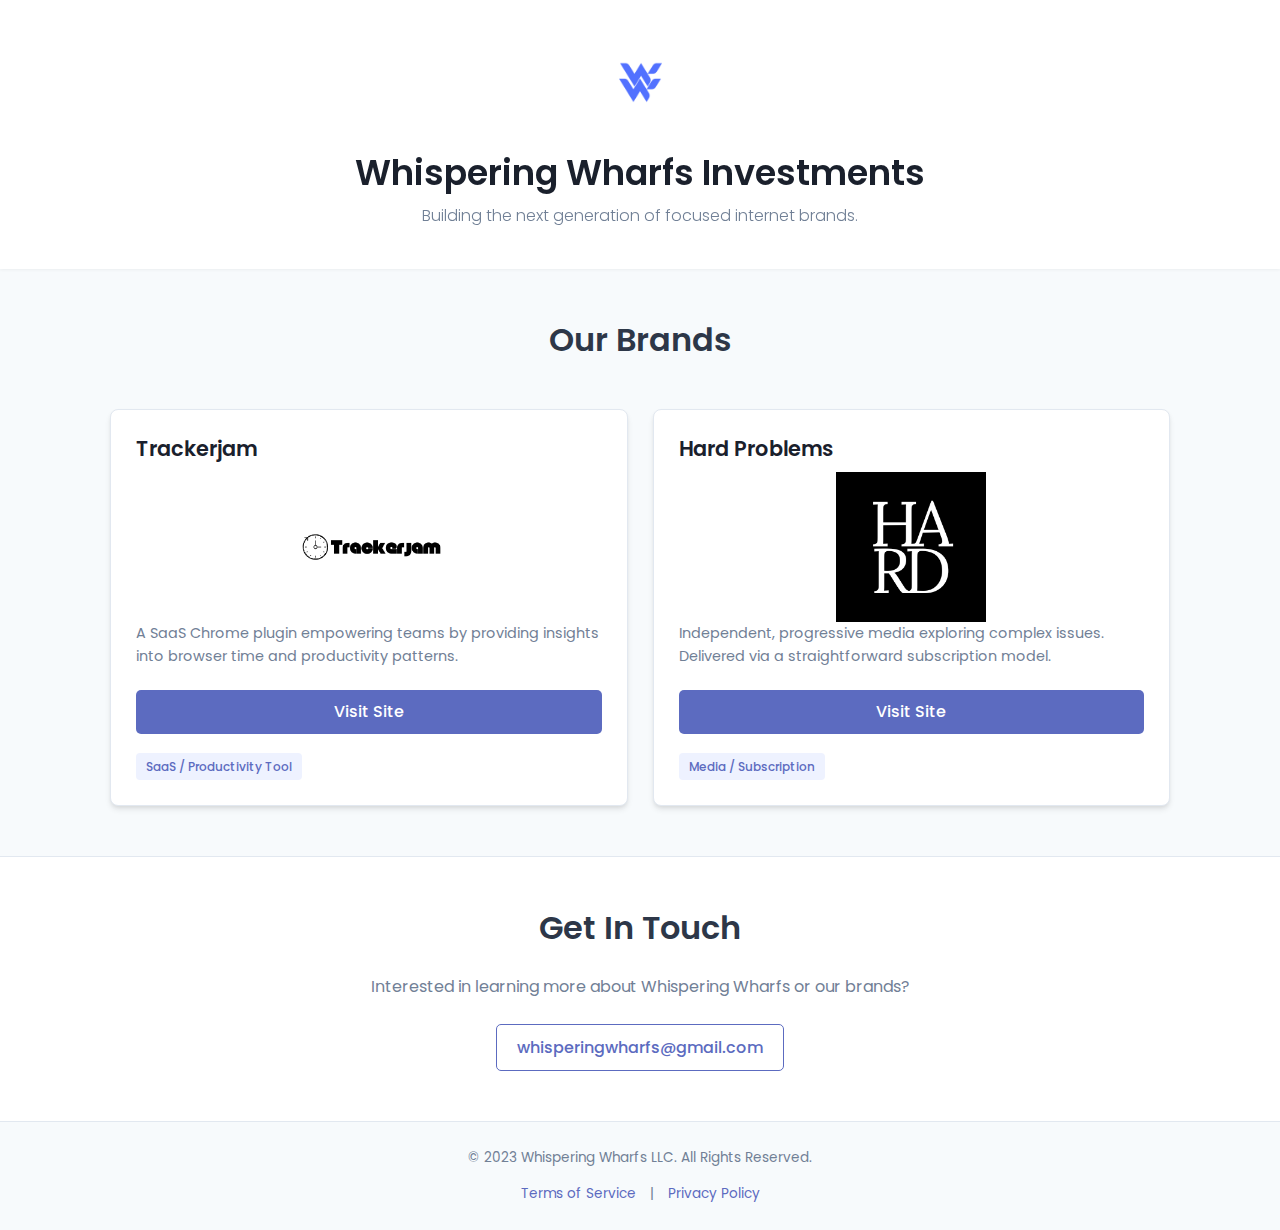
<file: index.html>
<!DOCTYPE html>
<html lang="en">
<head>
    <meta charset="UTF-8">
    <meta name="viewport" content="width=device-width, initial-scale=1.0">
    <title>Whispering Wharfs Investments - Building Internet Brands</title>
    <link rel="stylesheet" href="style.css">
    <link rel="preconnect" href="https://fonts.googleapis.com">
    <link rel="preconnect" href="https://fonts.gstatic.com" crossorigin>
    <link href="https://fonts.googleapis.com/css2?family=Poppins:wght@300;400;600&display=swap" rel="stylesheet">
</head>
<body>

    <header class="header">
        <div class="container">
            <img src="images/logo.png" alt="Whispering Wharfs Logo" class="logo">
            <h1>Whispering Wharfs Investments</h1>
            <p class="tagline">Building the next generation of focused internet brands.</p>
        </div>
    </header>

    <main class="main-content">
        <section id="portfolio" class="portfolio-section">
            <div class="container">
                <h2>Our Brands</h2>
                <div class="brand-grid">

                    <article class="brand-card">
                        <h3>Trackerjam</h3>
                        <img src="images/trackerjam.png" alt="Trackerjam Logo" class="logo_trackerjam">
                        <p>A SaaS Chrome plugin empowering teams by providing insights into browser time and productivity patterns.</p>
                        <a href="https://www.trackerjam.com" class="brand-link" aria-label="Visit Trackerjam">Visit Site</a>
                        <span class="brand-type">SaaS / Productivity Tool</span>
                    </article>

                    <article class="brand-card">
                        <h3>Hard Problems</h3>
                        <img src="images/hard.png" alt="Hard Problems Logo" class="logo_hard">
                        <p>Independent, progressive media exploring complex issues. Delivered via a straightforward subscription model.</p>
                        <a href="https://www.hard-problems.com" class="brand-link" aria-label="Visit Hard Problems (Coming Soon)">Visit Site</a>
                         <span class="brand-type">Media / Subscription</span>
                    </article>

                </div>
            </div>
        </section>

         <section id="contact" class="contact-section">
            <div class="container">
                 <h2>Get In Touch</h2>
                 <p>Interested in learning more about Whispering Wharfs or our brands?</p>
                 <a href="mailto:whisperingwharfs@gmail.com" class="contact-link">whisperingwharfs@gmail.com</a>
                 <!-- Replace with a real email address -->
            </div>
        </section>
    </main>

    <footer class="footer">
        <div class="container">
            <p>© 2023 Whispering Wharfs LLC. All Rights Reserved.</p>
            <div class="footer-links" style="margin-top: 10px;"> <!-- Added a div for links -->
                <a href="tos.html" style="margin: 0 10px;">Terms of Service</a>
                <span style="color: var(--text-color-secondary);">|</span> <!-- Optional separator -->
                <a href="privacy.html" style="margin: 0 10px;">Privacy Policy</a>
            </div>
        </div>
    </footer>

    <!-- Optional: Add script.js if you need interactivity later -->
    <!-- <script src="script.js"></script> -->

</body>
</html>

    <!-- Optional: Add script.js if you need interactivity later -->
    <!-- <script src="script.js"></script> -->

</body>
</html>
</file>
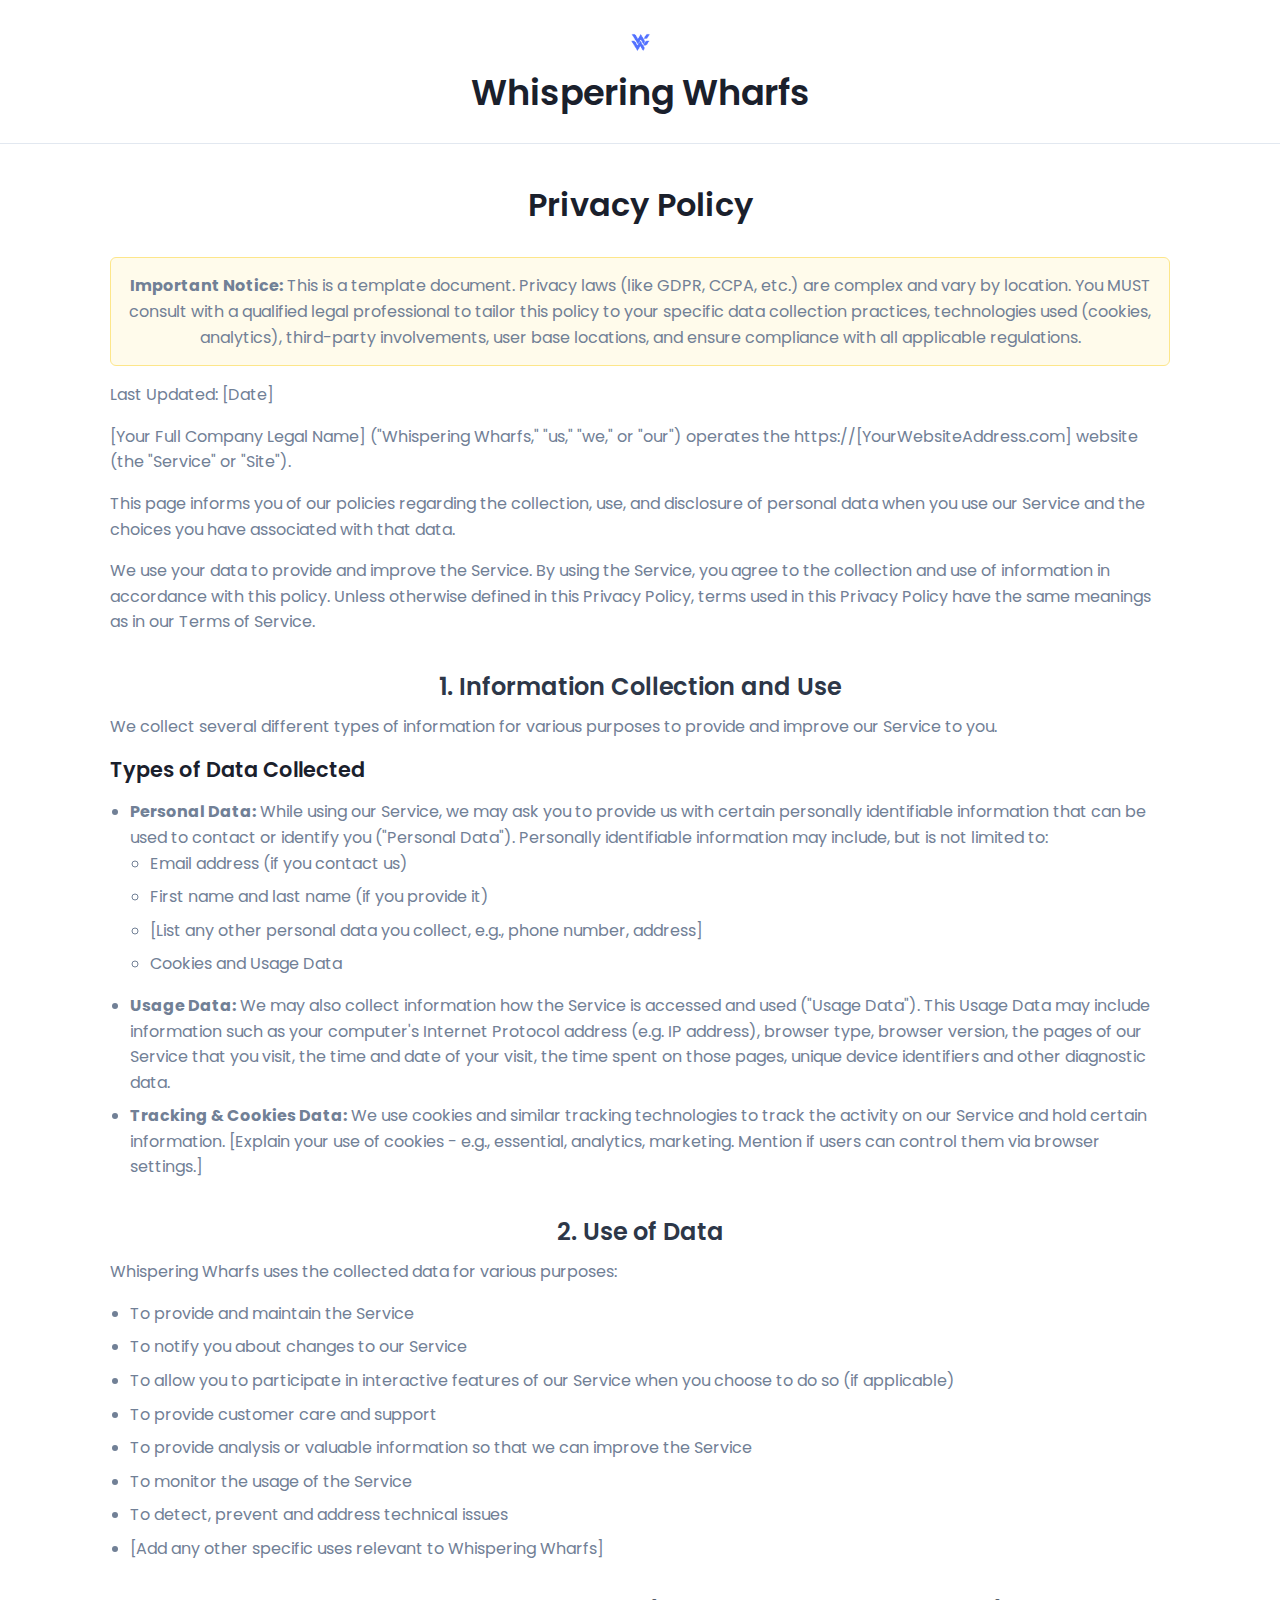
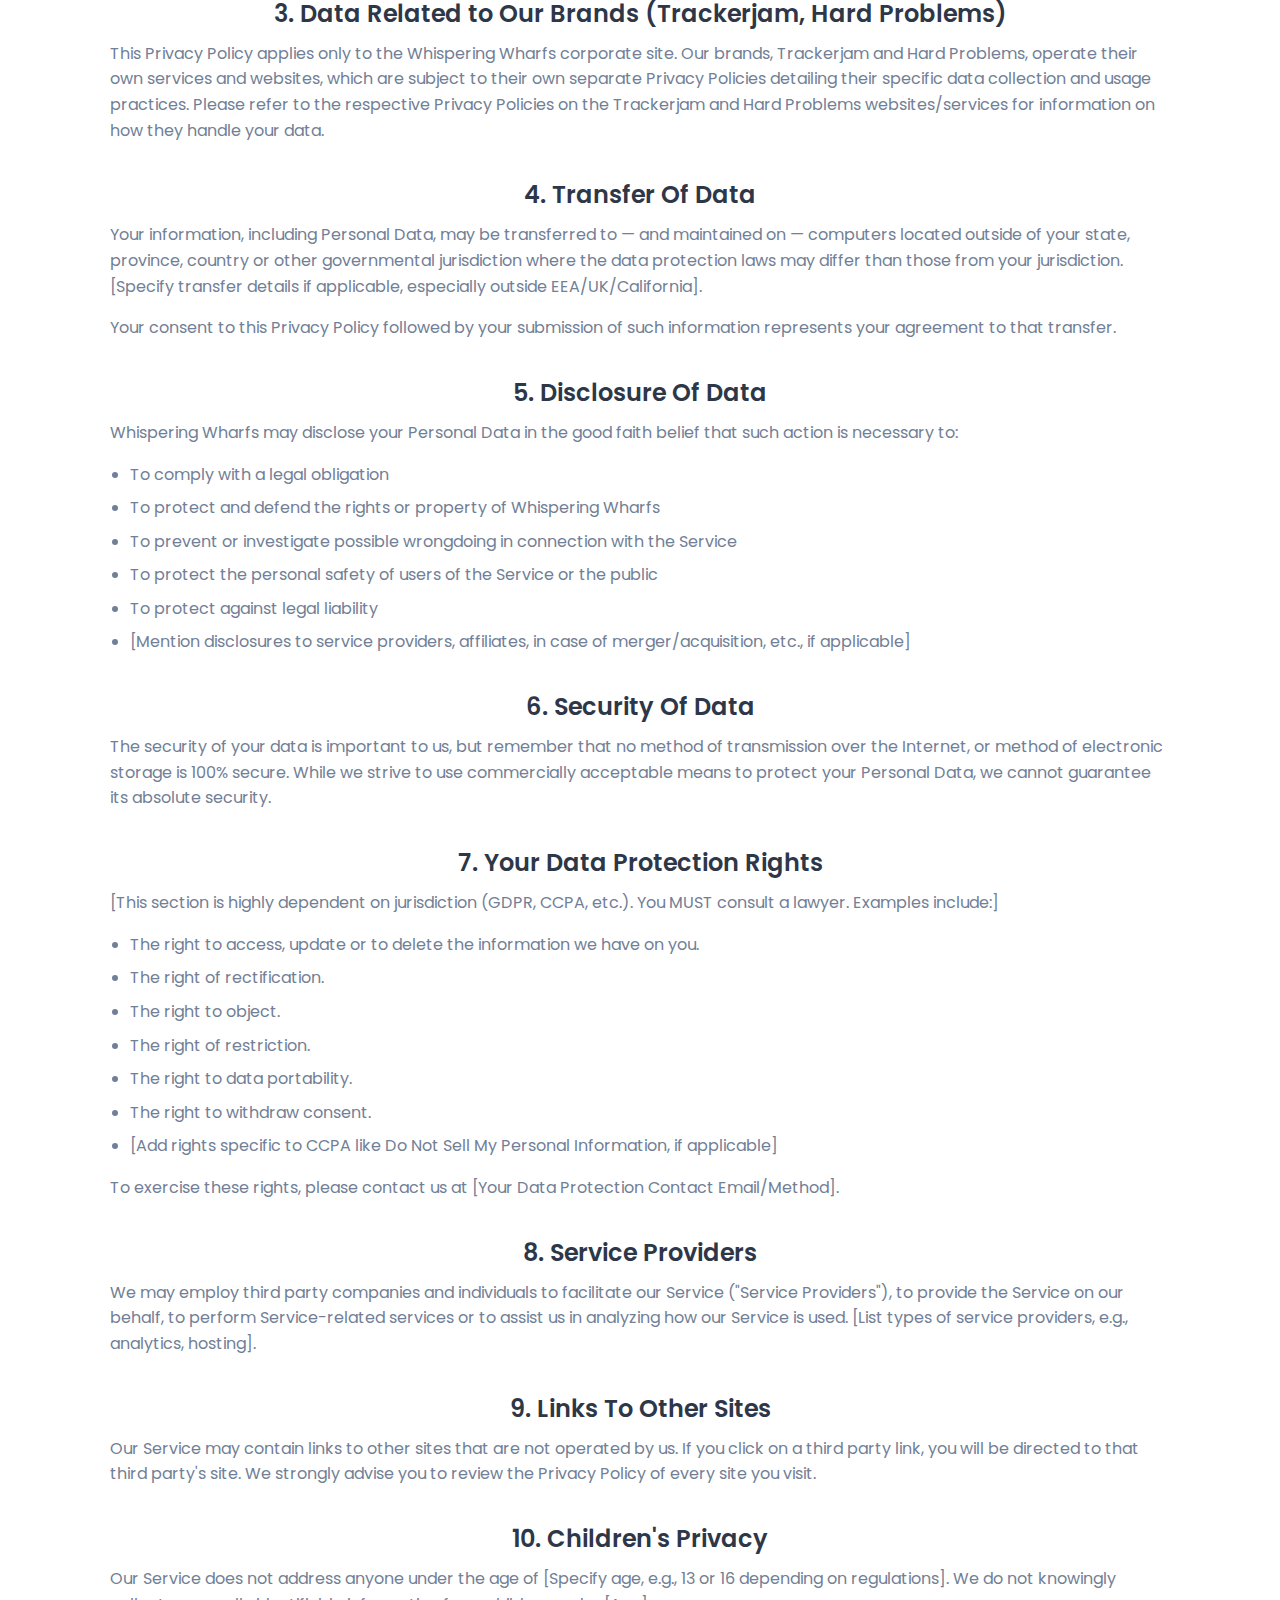
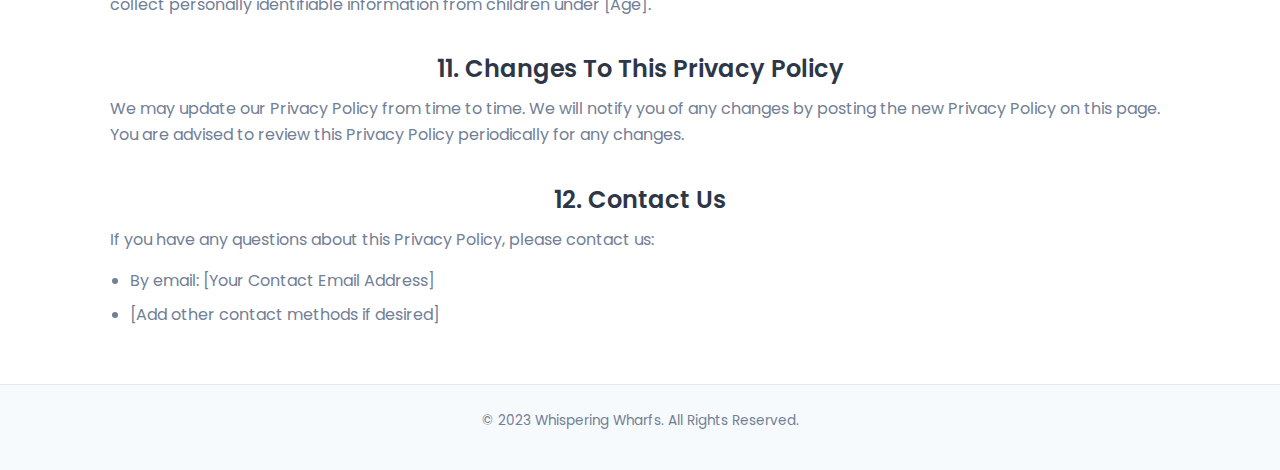
<file: privacy.html>
<!DOCTYPE html>
<html lang="en">
<head>
    <meta charset="UTF-8">
    <meta name="viewport" content="width=device-width, initial-scale=1.0">
    <title>Privacy Policy - Whispering Wharfs</title>
    <link rel="stylesheet" href="style.css">
    <link rel="preconnect" href="https://fonts.googleapis.com">
    <link rel="preconnect" href="https://fonts.gstatic.com" crossorigin>
    <link href="https://fonts.googleapis.com/css2?family=Poppins:wght@300;400;600&display=swap" rel="stylesheet">
     <style>
        /* Reuse styles from TOS */
        .legal-content { padding: 40px 0; }
        .legal-content h1 { margin-bottom: 1em; text-align: center;}
        .legal-content h2 { margin-top: 1.5em; margin-bottom: 0.5em; font-size: 1.5rem;}
        .legal-content p, .legal-content ul { margin-bottom: 1em; color: var(--text-color-secondary); }
        .legal-content li { margin-bottom: 0.5em; margin-left: 20px;}
         .warning {
            background-color: #fffbeb; /* Light yellow */
            color: #92400e; /* Dark yellow/brown */
            padding: 15px;
            border: 1px solid #fde68a; /* Yellow border */
            border-radius: 6px;
            margin-bottom: 2em;
            text-align: center;
        }
    </style>
</head>
<body>
     <!-- Simple Header -->
    <header class="header" style="position: static; box-shadow: none; border-bottom: 1px solid var(--border-color); padding: 20px 0;">
        <div class="container">
            <a href="index.html"> <!-- Link back to home -->
                <img src="images/logo.png" alt="Whispering Wharfs Logo" class="logo" style="height: 45px; margin-bottom: 5px;">
            </a>
            <h1>Whispering Wharfs</h1>
        </div>
    </header>

    <main class="legal-content">
        <div class="container">
            <h1>Privacy Policy</h1>

             <p class="warning">
                <strong>Important Notice:</strong> This is a template document. Privacy laws (like GDPR, CCPA, etc.) are complex and vary by location. You MUST consult with a qualified legal professional to tailor this policy to your specific data collection practices, technologies used (cookies, analytics), third-party involvements, user base locations, and ensure compliance with all applicable regulations.
            </p>

            <p>Last Updated: [Date]</p>

            <p>[Your Full Company Legal Name] ("Whispering Wharfs," "us," "we," or "our") operates the https://[YourWebsiteAddress.com] website (the "Service" or "Site").</p>

            <p>This page informs you of our policies regarding the collection, use, and disclosure of personal data when you use our Service and the choices you have associated with that data.</p>

            <p>We use your data to provide and improve the Service. By using the Service, you agree to the collection and use of information in accordance with this policy. Unless otherwise defined in this Privacy Policy, terms used in this Privacy Policy have the same meanings as in our Terms of Service.</p>

            <h2>1. Information Collection and Use</h2>
            <p>We collect several different types of information for various purposes to provide and improve our Service to you.</p>
            <h3>Types of Data Collected</h3>
            <ul>
                <li><strong>Personal Data:</strong> While using our Service, we may ask you to provide us with certain personally identifiable information that can be used to contact or identify you ("Personal Data"). Personally identifiable information may include, but is not limited to:
                    <ul>
                        <li>Email address (if you contact us)</li>
                        <li>First name and last name (if you provide it)</li>
                        <li>[List any other personal data you collect, e.g., phone number, address]</li>
                        <li>Cookies and Usage Data</li>
                    </ul>
                </li>
                <li><strong>Usage Data:</strong> We may also collect information how the Service is accessed and used ("Usage Data"). This Usage Data may include information such as your computer's Internet Protocol address (e.g. IP address), browser type, browser version, the pages of our Service that you visit, the time and date of your visit, the time spent on those pages, unique device identifiers and other diagnostic data.</li>
                <li><strong>Tracking & Cookies Data:</strong> We use cookies and similar tracking technologies to track the activity on our Service and hold certain information. [Explain your use of cookies - e.g., essential, analytics, marketing. Mention if users can control them via browser settings.]</li>
            </ul>

            <h2>2. Use of Data</h2>
            <p>Whispering Wharfs uses the collected data for various purposes:</p>
            <ul>
                <li>To provide and maintain the Service</li>
                <li>To notify you about changes to our Service</li>
                <li>To allow you to participate in interactive features of our Service when you choose to do so (if applicable)</li>
                <li>To provide customer care and support</li>
                <li>To provide analysis or valuable information so that we can improve the Service</li>
                <li>To monitor the usage of the Service</li>
                <li>To detect, prevent and address technical issues</li>
                <li>[Add any other specific uses relevant to Whispering Wharfs]</li>
            </ul>

             <h2>3. Data Related to Our Brands (Trackerjam, Hard Problems)</h2>
            <p>This Privacy Policy applies only to the Whispering Wharfs corporate site. Our brands, Trackerjam and Hard Problems, operate their own services and websites, which are subject to their own separate Privacy Policies detailing their specific data collection and usage practices. Please refer to the respective Privacy Policies on the Trackerjam and Hard Problems websites/services for information on how they handle your data.</p>

            <h2>4. Transfer Of Data</h2>
            <p>Your information, including Personal Data, may be transferred to — and maintained on — computers located outside of your state, province, country or other governmental jurisdiction where the data protection laws may differ than those from your jurisdiction. [Specify transfer details if applicable, especially outside EEA/UK/California].</p>
            <p>Your consent to this Privacy Policy followed by your submission of such information represents your agreement to that transfer.</p>

            <h2>5. Disclosure Of Data</h2>
            <p>Whispering Wharfs may disclose your Personal Data in the good faith belief that such action is necessary to:</p>
            <ul>
                <li>To comply with a legal obligation</li>
                <li>To protect and defend the rights or property of Whispering Wharfs</li>
                <li>To prevent or investigate possible wrongdoing in connection with the Service</li>
                <li>To protect the personal safety of users of the Service or the public</li>
                <li>To protect against legal liability</li>
                <li>[Mention disclosures to service providers, affiliates, in case of merger/acquisition, etc., if applicable]</li>
            </ul>

            <h2>6. Security Of Data</h2>
            <p>The security of your data is important to us, but remember that no method of transmission over the Internet, or method of electronic storage is 100% secure. While we strive to use commercially acceptable means to protect your Personal Data, we cannot guarantee its absolute security.</p>

            <h2>7. Your Data Protection Rights</h2>
            <p>[This section is highly dependent on jurisdiction (GDPR, CCPA, etc.). You MUST consult a lawyer. Examples include:]</p>
            <ul>
                <li>The right to access, update or to delete the information we have on you.</li>
                <li>The right of rectification.</li>
                <li>The right to object.</li>
                <li>The right of restriction.</li>
                <li>The right to data portability.</li>
                <li>The right to withdraw consent.</li>
                <li>[Add rights specific to CCPA like Do Not Sell My Personal Information, if applicable]</li>
            </ul>
            <p>To exercise these rights, please contact us at [Your Data Protection Contact Email/Method].</p>

            <h2>8. Service Providers</h2>
            <p>We may employ third party companies and individuals to facilitate our Service ("Service Providers"), to provide the Service on our behalf, to perform Service-related services or to assist us in analyzing how our Service is used. [List types of service providers, e.g., analytics, hosting].</p>

            <h2>9. Links To Other Sites</h2>
            <p>Our Service may contain links to other sites that are not operated by us. If you click on a third party link, you will be directed to that third party's site. We strongly advise you to review the Privacy Policy of every site you visit.</p>

            <h2>10. Children's Privacy</h2>
            <p>Our Service does not address anyone under the age of [Specify age, e.g., 13 or 16 depending on regulations]. We do not knowingly collect personally identifiable information from children under [Age].</p>

            <h2>11. Changes To This Privacy Policy</h2>
            <p>We may update our Privacy Policy from time to time. We will notify you of any changes by posting the new Privacy Policy on this page. You are advised to review this Privacy Policy periodically for any changes.</p>

            <h2>12. Contact Us</h2>
            <p>If you have any questions about this Privacy Policy, please contact us:</p>
            <ul>
                <li>By email: [Your Contact Email Address]</li>
                <li>[Add other contact methods if desired]</li>
            </ul>

        </div>
    </main>

     <footer class="footer">
        <div class="container">
             <p>&copy; 2023 Whispering Wharfs. All Rights Reserved.</p>
        </div>
    </footer>

</body>
</html>
</file>
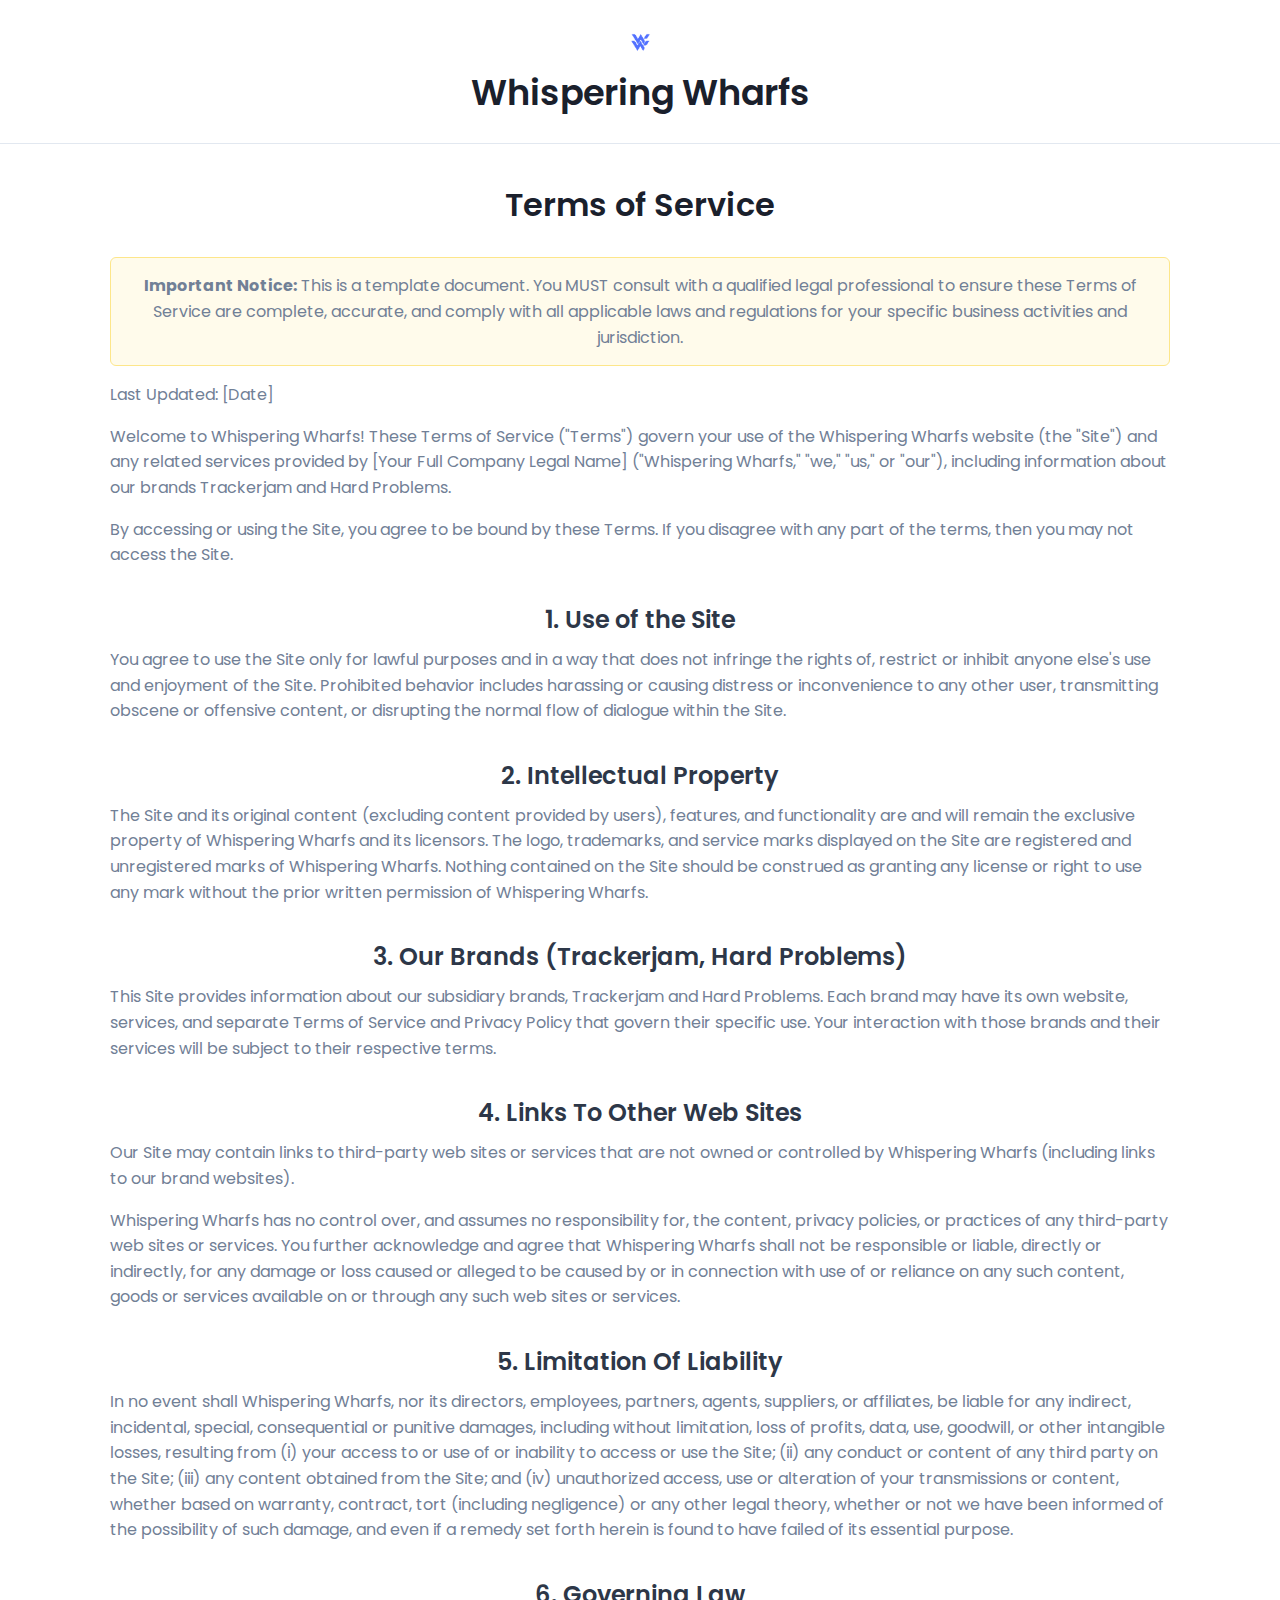
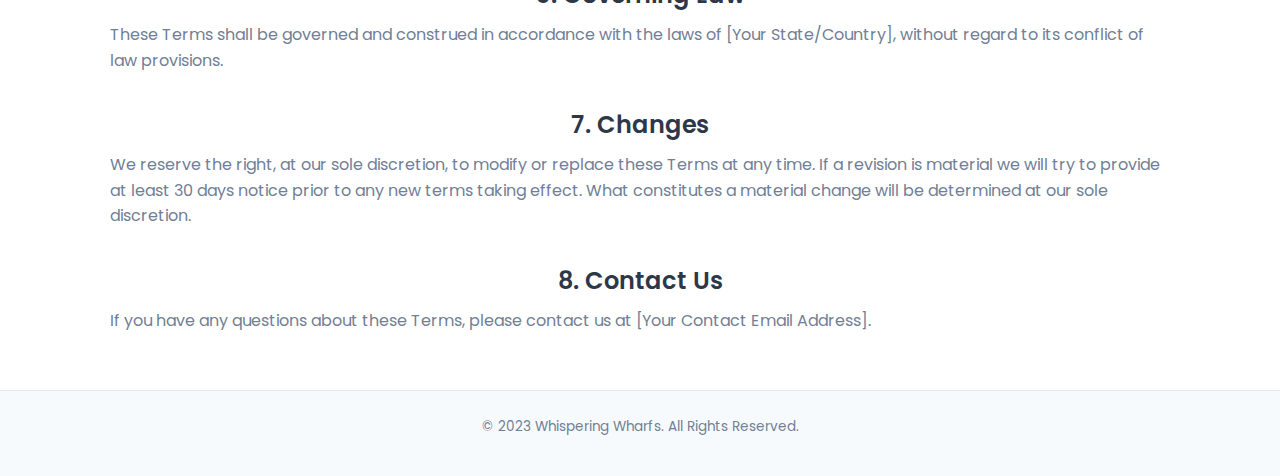
<file: tos.html>
<!DOCTYPE html>
<html lang="en">
<head>
    <meta charset="UTF-8">
    <meta name="viewport" content="width=device-width, initial-scale=1.0">
    <title>Terms of Service - Whispering Wharfs</title>
    <link rel="stylesheet" href="style.css">
    <link rel="preconnect" href="https://fonts.googleapis.com">
    <link rel="preconnect" href="https://fonts.gstatic.com" crossorigin>
    <link href="https://fonts.googleapis.com/css2?family=Poppins:wght@300;400;600&display=swap" rel="stylesheet">
    <style>
        /* Add specific styles for legal pages if needed */
        .legal-content { padding: 40px 0; }
        .legal-content h1 { margin-bottom: 1em; text-align: center;}
        .legal-content h2 { margin-top: 1.5em; margin-bottom: 0.5em; font-size: 1.5rem;}
        .legal-content p, .legal-content ul { margin-bottom: 1em; color: var(--text-color-secondary); }
        .legal-content li { margin-bottom: 0.5em; margin-left: 20px;}
        .warning {
            background-color: #fffbeb; /* Light yellow */
            color: #92400e; /* Dark yellow/brown */
            padding: 15px;
            border: 1px solid #fde68a; /* Yellow border */
            border-radius: 6px;
            margin-bottom: 2em;
            text-align: center;
        }
    </style>
</head>
<body>
    <!-- Simple Header -->
    <header class="header" style="position: static; box-shadow: none; border-bottom: 1px solid var(--border-color); padding: 20px 0;">
        <div class="container">
             <a href="index.html"> <!-- Link back to home -->
                <img src="images/logo.png" alt="Whispering Wharfs Logo" class="logo" style="height: 45px; margin-bottom: 5px;">
            </a>
            <h1>Whispering Wharfs</h1>
        </div>
    </header>

    <main class="legal-content">
        <div class="container">
            <h1>Terms of Service</h1>

            <p class="warning">
                <strong>Important Notice:</strong> This is a template document. You MUST consult with a qualified legal professional to ensure these Terms of Service are complete, accurate, and comply with all applicable laws and regulations for your specific business activities and jurisdiction.
            </p>

            <p>Last Updated: [Date]</p>

            <p>Welcome to Whispering Wharfs! These Terms of Service ("Terms") govern your use of the Whispering Wharfs website (the "Site") and any related services provided by [Your Full Company Legal Name] ("Whispering Wharfs," "we," "us," or "our"), including information about our brands Trackerjam and Hard Problems.</p>

            <p>By accessing or using the Site, you agree to be bound by these Terms. If you disagree with any part of the terms, then you may not access the Site.</p>

            <h2>1. Use of the Site</h2>
            <p>You agree to use the Site only for lawful purposes and in a way that does not infringe the rights of, restrict or inhibit anyone else's use and enjoyment of the Site. Prohibited behavior includes harassing or causing distress or inconvenience to any other user, transmitting obscene or offensive content, or disrupting the normal flow of dialogue within the Site.</p>

            <h2>2. Intellectual Property</h2>
            <p>The Site and its original content (excluding content provided by users), features, and functionality are and will remain the exclusive property of Whispering Wharfs and its licensors. The logo, trademarks, and service marks displayed on the Site are registered and unregistered marks of Whispering Wharfs. Nothing contained on the Site should be construed as granting any license or right to use any mark without the prior written permission of Whispering Wharfs.</p>

            <h2>3. Our Brands (Trackerjam, Hard Problems)</h2>
            <p>This Site provides information about our subsidiary brands, Trackerjam and Hard Problems. Each brand may have its own website, services, and separate Terms of Service and Privacy Policy that govern their specific use. Your interaction with those brands and their services will be subject to their respective terms.</p>

            <h2>4. Links To Other Web Sites</h2>
            <p>Our Site may contain links to third-party web sites or services that are not owned or controlled by Whispering Wharfs (including links to our brand websites).</p>
            <p>Whispering Wharfs has no control over, and assumes no responsibility for, the content, privacy policies, or practices of any third-party web sites or services. You further acknowledge and agree that Whispering Wharfs shall not be responsible or liable, directly or indirectly, for any damage or loss caused or alleged to be caused by or in connection with use of or reliance on any such content, goods or services available on or through any such web sites or services.</p>

            <h2>5. Limitation Of Liability</h2>
            <p>In no event shall Whispering Wharfs, nor its directors, employees, partners, agents, suppliers, or affiliates, be liable for any indirect, incidental, special, consequential or punitive damages, including without limitation, loss of profits, data, use, goodwill, or other intangible losses, resulting from (i) your access to or use of or inability to access or use the Site; (ii) any conduct or content of any third party on the Site; (iii) any content obtained from the Site; and (iv) unauthorized access, use or alteration of your transmissions or content, whether based on warranty, contract, tort (including negligence) or any other legal theory, whether or not we have been informed of the possibility of such damage, and even if a remedy set forth herein is found to have failed of its essential purpose.</p>

            <h2>6. Governing Law</h2>
            <p>These Terms shall be governed and construed in accordance with the laws of [Your State/Country], without regard to its conflict of law provisions.</p>

            <h2>7. Changes</h2>
            <p>We reserve the right, at our sole discretion, to modify or replace these Terms at any time. If a revision is material we will try to provide at least 30 days notice prior to any new terms taking effect. What constitutes a material change will be determined at our sole discretion.</p>

            <h2>8. Contact Us</h2>
            <p>If you have any questions about these Terms, please contact us at [Your Contact Email Address].</p>

        </div>
    </main>

    <footer class="footer">
        <div class="container">
             <p>&copy; 2023 Whispering Wharfs. All Rights Reserved.</p>
             <!-- Optional: Repeat links here too if desired, though maybe redundant -->
        </div>
    </footer>

</body>
</html>
</file>
<file: style.css>
/* --- Global Styles & Variables --- */
:root {
    --primary-color: #5C6BC0; /* Blue sampled from the logo */
    --background-color: #ffffff; /* White background */
    --card-background: #ffffff; /* Cards are also white */
    --text-color: #2d3748; /* Dark gray for primary text (good contrast) */
    --text-color-secondary: #718096; /* Lighter gray for secondary text */
    --border-color: #e2e8f0; /* Light gray for borders */
    --tag-background: #eef2ff; /* Very light blue/indigo for tags */
    --tag-text-color: var(--primary-color); /* Use primary color for tag text */
    --link-hover-color: #7986CB; /* Lighter blue for hover */
    --font-family: 'Poppins', sans-serif;
    --card-shadow: 0 4px 6px -1px rgba(0, 0, 0, 0.1), 0 2px 4px -1px rgba(0, 0, 0, 0.06); /* Subtle shadow */
    --card-hover-shadow: 0 10px 15px -3px rgba(0, 0, 0, 0.1), 0 4px 6px -2px rgba(0, 0, 0, 0.05);
}

* {
    box-sizing: border-box;
    margin: 0;
    padding: 0;
}

html {
    scroll-behavior: smooth;
}

body {
    font-family: var(--font-family);
    background-color: var(--background-color);
    color: var(--text-color);
    line-height: 1.6;
    font-weight: 400; /* Slightly bolder base weight */
}

.container {
    max-width: 1100px;
    margin: 0 auto;
    padding: 0 20px;
}

a {
    color: var(--primary-color);
    text-decoration: none;
    transition: color 0.3s ease;
}

a:hover {
    color: var(--link-hover-color);
}

h1, h2, h3 {
    font-weight: 600;
    margin-bottom: 0.8em;
    line-height: 1.3;
    color: #1a202c; /* Even darker for headings */
}

h2 {
   font-size: 2rem; /* Slightly smaller */
   text-align: center;
   margin-bottom: 1.5em;
   color: var(--text-color); /* Dark text for section titles */
   /* Optional: Add a subtle bottom border instead of color
   padding-bottom: 0.5em;
   border-bottom: 1px solid var(--border-color); */
}

h3 {
    font-size: 1.3rem; /* Slightly smaller */
    color: #1a202c;
}

p {
    margin-bottom: 1em;
    color: var(--text-color-secondary); /* Use secondary text color */
}

img {
    max-width: 100%;
    height: auto;
}

/* --- Header --- */
.header {
    background-color: var(--background-color);
    padding: 30px 0 25px; /* Slightly reduced padding */
    text-align: center;
    /* Removed border, add subtle shadow for separation */
    box-shadow: 0 1px 3px rgba(0, 0, 0, 0.05);
    position: sticky; /* Optional: makes header stick slightly */
    top: 0;
    z-index: 10;
}

.logo {
    display: block;
    margin: 0 auto 15px;
    height: 105px; /* Adjusted size */
    width: auto;
}

.logo_trackerjam {
    display: block;
    margin: 0 auto;
    height: 150px; /* Adjusted size */
    width: auto;
}
.logo_hard {
    display: block;
    margin: 0 auto;
    height: 150px; /* Adjusted size */
    width: auto;
}

.header h1 {
    font-size: 2.2rem;
    margin-bottom: 0.2em;
}

.tagline {
    font-size: 1rem;
    color: var(--text-color-secondary);
    font-weight: 300;
}

/* --- Main Content Sections --- */
.main-content section {
    padding: 50px 0; /* Slightly reduced padding */
}

/* --- Portfolio Section --- */
.portfolio-section {
     background-color: #f7fafc; /* Very light gray background for slight contrast */
}

.brand-grid {
    display: grid;
    grid-template-columns: repeat(auto-fit, minmax(300px, 1fr)); /* Responsive grid */
    gap: 25px; /* Slightly reduced gap */
}

.brand-card {
    background-color: var(--card-background);
    padding: 25px; /* Adjusted padding */
    border-radius: 8px;
    border: 1px solid var(--border-color);
    display: flex;
    flex-direction: column;
    box-shadow: var(--card-shadow);
    transition: transform 0.3s ease, box-shadow 0.3s ease;
}

.brand-card:hover {
    transform: translateY(-5px);
    box-shadow: var(--card-hover-shadow);
}

.brand-card h3 {
    margin-bottom: 0.5em;
}

.brand-card p {
    flex-grow: 1;
    font-size: 0.9rem; /* Slightly smaller text */
    margin-bottom: 1.5em;
}

.brand-link {
    display: inline-block;
    background-color: var(--primary-color);
    color: #fff;
    padding: 9px 16px; /* Adjusted padding */
    border-radius: 5px;
    font-weight: 500; /* Medium weight */
    text-align: center;
    margin-bottom: 1.2em; /* Space before the tag */
    transition: background-color 0.3s ease, transform 0.2s ease;
}

.brand-link:hover {
    background-color: var(--link-hover-color);
    color: #fff;
    transform: translateY(-2px); /* Subtle lift on hover */
}

/* Airtable-like Tag Styling */
.brand-type {
    font-size: 0.75rem; /* Smaller font for tags */
    font-weight: 500;
    color: var(--tag-text-color);
    background-color: var(--tag-background);
    padding: 4px 10px; /* Padding for tag */
    border-radius: 4px; /* Slightly rounded corners */
    align-self: flex-start;
    margin-top: auto;
    display: inline-block; /* Make it inline block */
}


/* --- Contact Section --- */
.contact-section {
    background-color: var(--background-color); /* White background */
    text-align: center;
    border-top: 1px solid var(--border-color); /* Add a separator line */
}

.contact-section h2 {
    margin-bottom: 0.8em;
}
.contact-section p {
    margin-bottom: 1.5em;
    color: var(--text-color-secondary);
}

/* Clean Button Style */
.contact-link {
    font-size: 1rem;
    font-weight: 500;
    display: inline-block;
    padding: 10px 20px;
    border: 1px solid var(--primary-color);
    border-radius: 5px;
    color: var(--primary-color);
    background-color: transparent; /* Transparent background */
    transition: background-color 0.3s ease, color 0.3s ease;
}
.contact-link:hover {
     background-color: var(--primary-color);
     color: #fff; /* White text on hover */
}


/* --- Footer --- */
.footer {
    background-color: #f7fafc; /* Match portfolio background */
    text-align: center;
    padding: 25px 0;
    margin-top: 0; /* Remove margin as contact section has border now */
    border-top: 1px solid var(--border-color);
    font-size: 0.85rem; /* Smaller footer text */
    color: var(--text-color-secondary);
}

/* --- Responsive Adjustments --- */
@media (max-width: 768px) {
    h1 {
        font-size: 1.8rem;
    }
    h2 {
        font-size: 1.6rem;
    }
    .header {
        padding: 20px 0 15px;
        position: static; /* Remove sticky on mobile if it causes issues */
    }
    .logo {
        height: 50px;
    }
    .main-content section {
        padding: 35px 0;
    }
    .brand-grid {
        grid-template-columns: 1fr;
        gap: 20px;
    }
     .brand-card {
        padding: 20px;
    }
}
</file>
